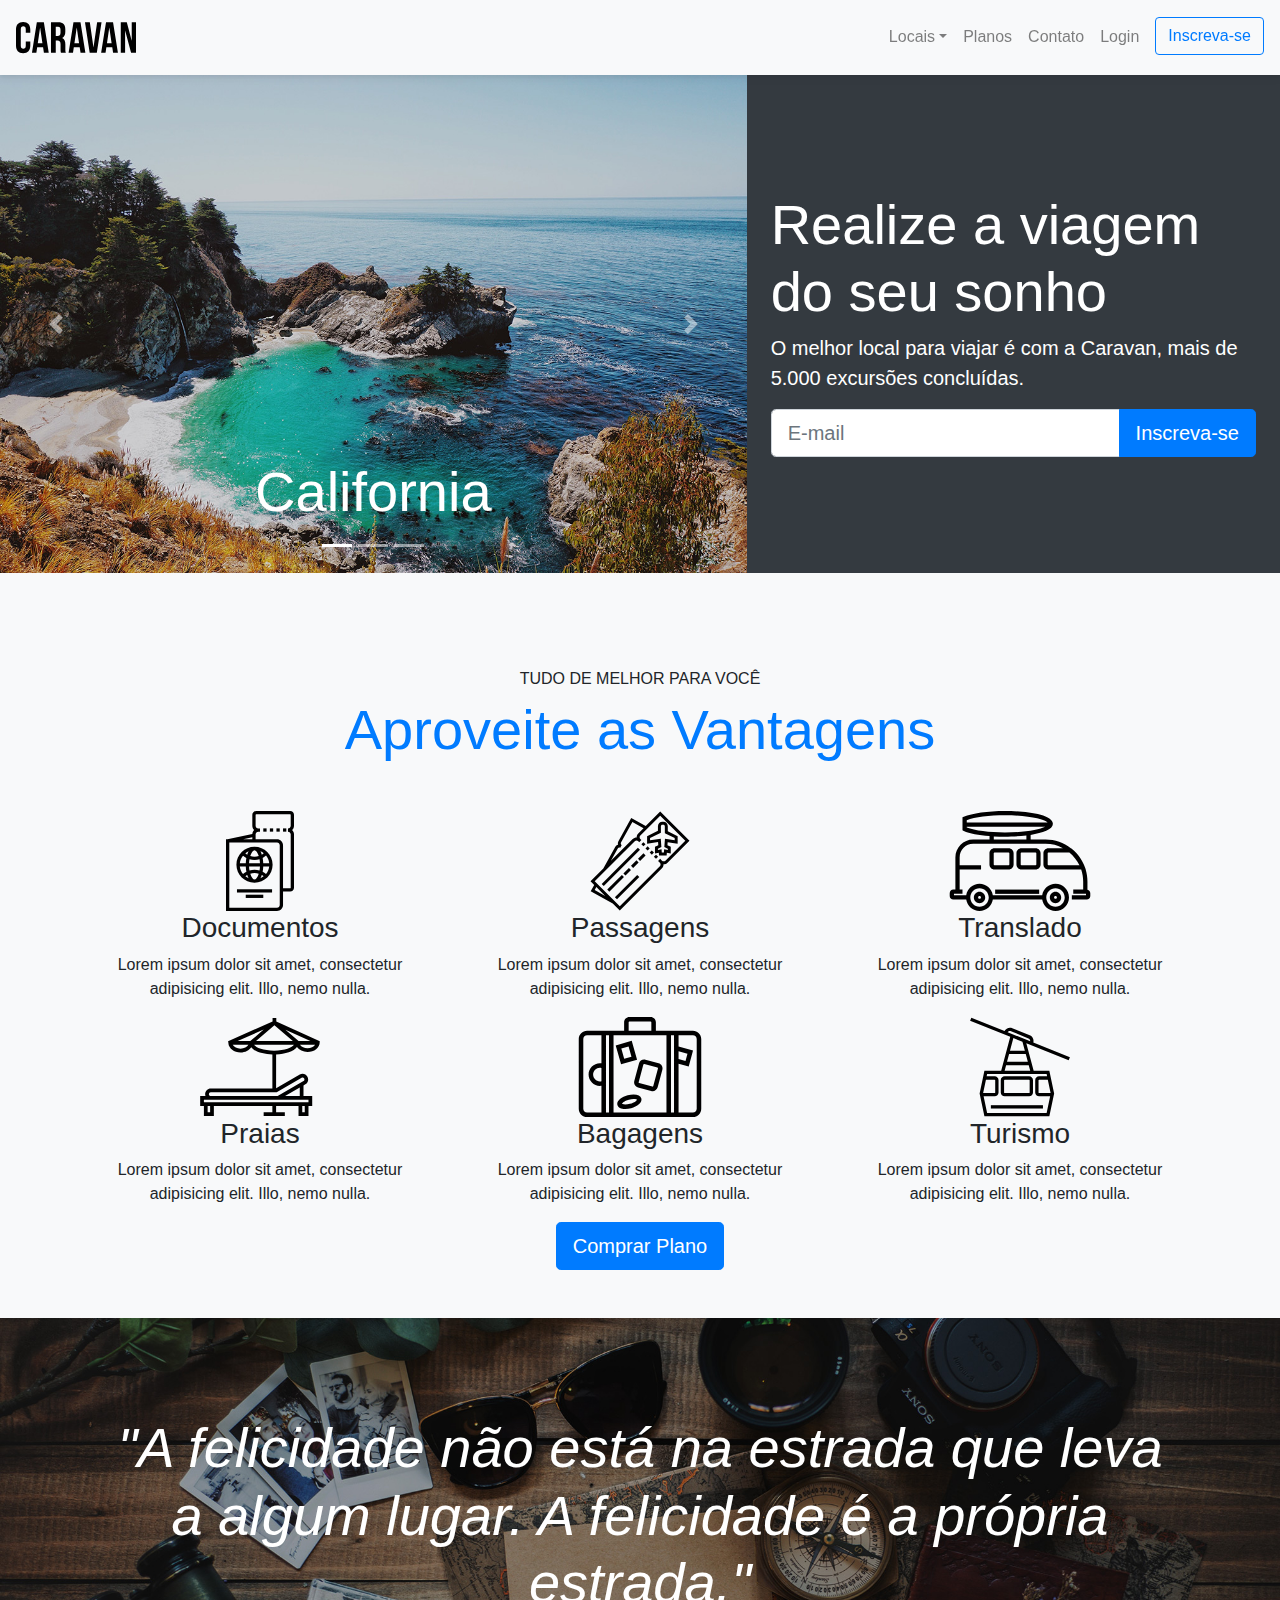
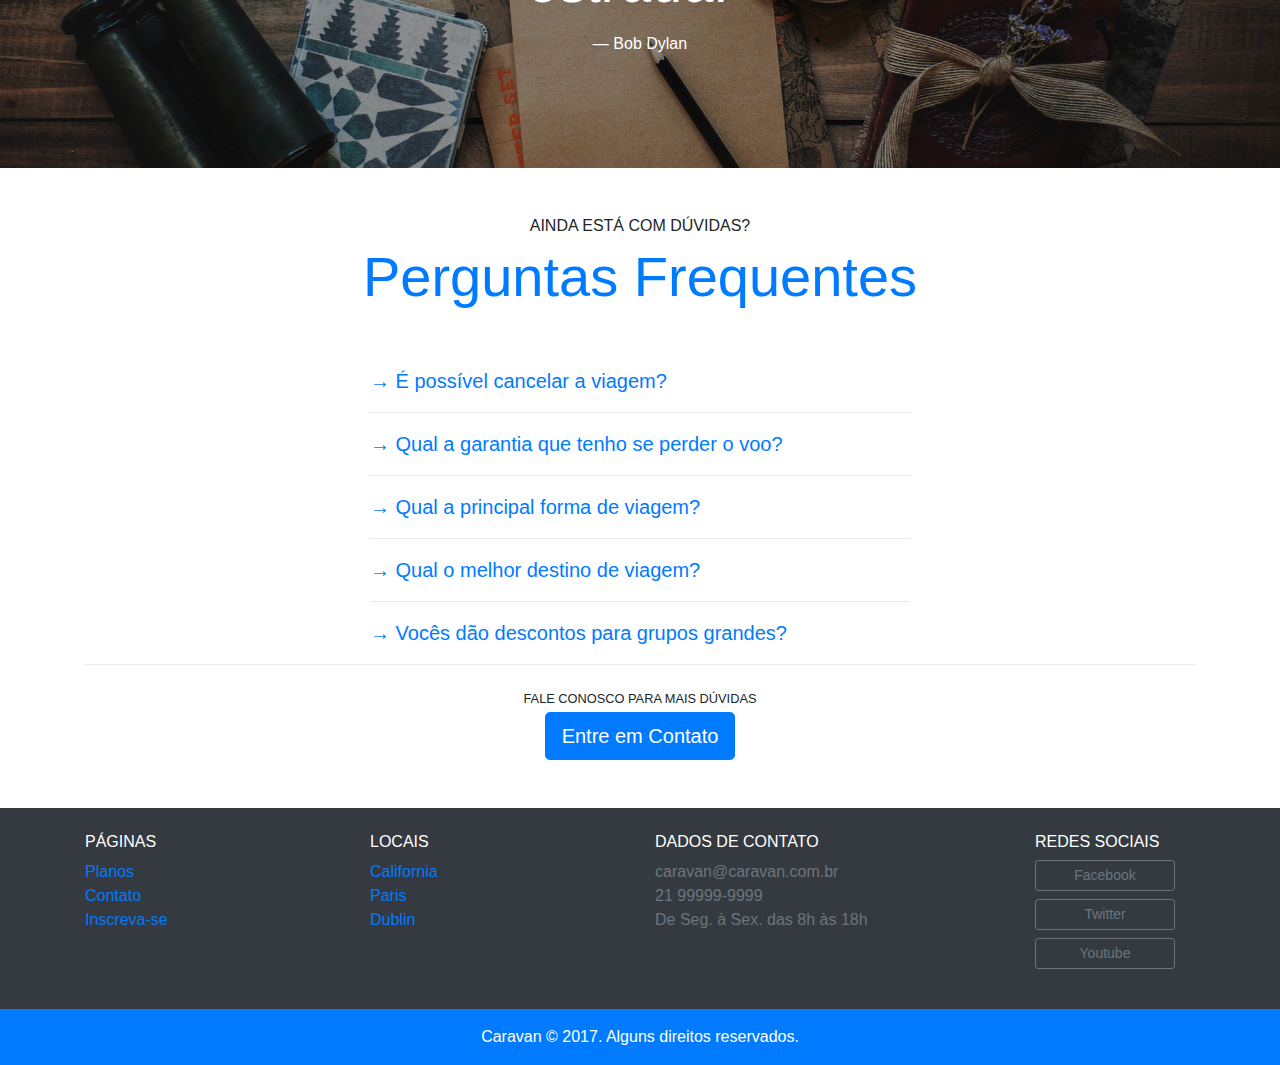
<file: index.html>
<!DOCTYPE html>
<html lang="pt-br">
<head>
    <meta charset="UTF-8">
    <meta name="viewport" content="width=device-width, initial-scale=1.0">
    <title>Caravan</title>
    <link rel="stylesheet" href="https://stackpath.bootstrapcdn.com/bootstrap/4.4.1/css/bootstrap.min.css" integrity="sha384-Vkoo8x4CGsO3+Hhxv8T/Q5PaXtkKtu6ug5TOeNV6gBiFeWPGFN9MuhOf23Q9Ifjh" crossorigin="anonymous">
    <link rel="stylesheet" href="css/style.css">
</head>
<body>
    <div class="modal fade" id="modalLogin" tabindex="-1" role="dialog" aria-labelledby="modalLoginTitle" aria-hidden="true">
        <div class="modal-dialog modal-dialog-centered" role="document">
        <div class="modal-content">
            <div class="modal-header">
            <h5 class="modal-title" id="modalLoginTitle">Entre na Sua Conta</h5>
            <button type="button" class="close" data-dismiss="modal" aria-label="Close">
                <span aria-hidden="true">&times;</span>
            </button>
            </div>
            <div class="modal-body">
                <form>
                    <div class="form-group">
                      <label for="loginEmail">E-mail</label>
                      <input type="email" class="form-control" id="loginEmail">
                    </div>
                    <div class="form-group">
                      <label for="loginPassword">Senha</label>
                      <input type="password" class="form-control" id="loginPassword">
                    </div>
                    <button type="submit" class="btn btn-primary">Entrar na Conta</button>
                    <small class="form-text text-muted">Esqueceu sua senha?<a href="#">Clique aqui</a>.</small>
                  </form>
            </div>
        </div>
        </div>
    </div>
    <nav class="navbar navbar-expand-md navbar-light bg-light fixed-top py-3 box-shadow">
        <a href="index.html" class="navbar-brand">
          <img src="img/caravan.svg" alt="Caravan">
        </a>
        <button class="navbar-toggler" type="button" data-toggle="collapse" data-target="#navbarSupportedContent" aria-controls="navbarSupportedContent" aria-expanded="false" aria-label="Toggle navigation">
          <span class="navbar-toggler-icon"></span>
        </button>
        <div class="collapse navbar-collapse" id="navbarSupportedContent">
            <ul class="navbar-nav ml-auto">
                <li class="nav-item dropdown">
                  <a class="nav-link dropdown-toggle" href="#" id="navbarDropdown" role="button" data-toggle="dropdown" aria-haspopup="true" aria-expanded="false">Locais</a>
                  <div class="dropdown-menu" aria-labelledby="navbarDropdown">
                    <a class="dropdown-item" href="local.html">California</a>
                    <a class="dropdown-item" href="local.html">Paris</a>
                    <a class="dropdown-item" href="local.html">Dublin</a>
                  </div>
                </li>
                <li class="nav-item">
                  <a class="nav-link" href="planos.html">Planos</a>
                </li>
                <li class="nav-item">
                  <a class="nav-link" href="contato.html">Contato</a>
                </li>
                <li class="nav-item">
                  <a class="nav-link" href="#" data-toggle="modal" data-target="#modalLogin">Login</a>
                </li>
                <li class="nav-item">
                  <a class="btn btn-outline-primary ml-md-2" href="inscricao.html">Inscreva-se</a>
                </li>
              </ul>
        </div>
    </nav>
    <section class="container-fluid">
        <div class="row bg-dark text-white">
            <div class="col-lg-7 p-0">
                <div id="carouselCities" class="carousel slide" data-ride="carousel">
                    <ol class="carousel-indicators">
                      <li data-target="#carouselCities" data-slide-to="0" class="active"></li>
                      <li data-target="#carouselCities" data-slide-to="1"></li>
                      <li data-target="#carouselCities" data-slide-to="2"></li>
                    </ol>
                    <div class="carousel-inner">
                      <div class="carousel-item active">
                        <img class="d-block w-100" src="img/california.jpg" alt="California">
                        <div class="carousel-caption">
                            <h3 class="display-4">California</h3>
                        </div>
                      </div>
                      <div class="carousel-item">
                        <img class="d-block w-100" src="img/paris.jpg" alt="Paris">
                        <div class="carousel-caption">
                            <h3 class="display-4">Paris</h3>
                        </div>
                      </div>
                      <div class="carousel-item">
                        <img class="d-block w-100" src="img/dublin.jpg" alt="Dublin">
                        <div class="carousel-caption">
                            <h3 class="display-4">Dublin</h3>
                        </div>
                      </div>
                    </div>
                    <a class="carousel-control-prev" href="#carouselCities" role="button" data-slide="prev">
                      <span class="carousel-control-prev-icon" aria-hidden="true"></span>
                      <span class="sr-only">Previous</span>
                    </a>
                    <a class="carousel-control-next" href="#carouselCities" role="button" data-slide="next">
                      <span class="carousel-control-next-icon" aria-hidden="true"></span>
                      <span class="sr-only">Next</span>
                    </a>
                  </div>
            </div>
            <div class="col-lg-5 p-4 align-self-center">
                <h1 class="display-4">Realize a viagem do seu sonho</h1>
                <p class="lead">O melhor local para viajar é com a Caravan, mais de 5.000 excursões concluídas.</p>
                <form>
                    <div class="input-group input-group-lg">
                        <input type="text" class="form-control" placeholder="E-mail" aria-label="E-mail">
                        <span class="input-group-append">
                            <button class="btn btn-primary" type="button">Inscreva-se</button>
                        </span>
                    </div>
                </form>
            </div>
        </div>
    </section>
    <section class="py-5 bg-light text-center">
        <div class="container">
            <div class="my-5">
                <span class="h6 d-block">TUDO DE MELHOR PARA VOCÊ</span>
                <h2 class="display-4 text-primary">Aproveite as Vantagens</h2>
            </div>
            <div class="row">
                <div class="col-xl-4 col-md-6">
                    <div class="icone d-flex justify-content-center">
                        <img src="img/icones/passaporte.svg" alt="Passaporte">
                    </div>
                    <h3>Documentos</h3>
                    <p>Lorem ipsum dolor sit amet, consectetur adipisicing elit. Illo, nemo nulla.</p>
                </div>
                <div class="col-xl-4 col-md-6">
                    <div class="icone d-flex justify-content-center">
                        <img src="img/icones/passagens.svg" alt="Passagens">
                    </div>
                    <h3>Passagens</h3>
                    <p>Lorem ipsum dolor sit amet, consectetur adipisicing elit. Illo, nemo nulla.</p>
                </div>
                <div class="col-xl-4 col-md-6">
                    <div class="icone d-flex justify-content-center">
                        <img src="img/icones/translado.svg" alt="Translado">
                    </div>
                    <h3>Translado</h3>
                    <p>Lorem ipsum dolor sit amet, consectetur adipisicing elit. Illo, nemo nulla.</p>
                </div>
                <div class="col-xl-4 col-md-6">
                    <div class="icone d-flex justify-content-center">
                        <img src="img/icones/praias.svg" alt="Praias">
                    </div>
                    <h3>Praias</h3>
                    <p>Lorem ipsum dolor sit amet, consectetur adipisicing elit. Illo, nemo nulla.</p>
                </div>
                <div class="col-xl-4 col-md-6">
                    <div class="icone d-flex justify-content-center">
                        <img src="img/icones/bagagens.svg" alt="Bagagens">
                    </div>
                    <h3>Bagagens</h3>
                    <p>Lorem ipsum dolor sit amet, consectetur adipisicing elit. Illo, nemo nulla.</p>
                </div>
                <div class="col-xl-4 col-md-6">
                    <div class="icone d-flex justify-content-center">
                        <img src="img/icones/turismo.svg" alt="Turismo">
                    </div>
                    <h3>Turismo</h3>
                    <p>Lorem ipsum dolor sit amet, consectetur adipisicing elit. Illo, nemo nulla.</p>
                </div>
            </div>
            <a class="btn btn-primary btn-lg mt-" href="planos.html">Comprar Plano</a>
        </div>
    </section>
    <section id="home-quote" class="p-md-5">
        <blockquote class="blockquote text-center text-white p-md-5 p-3">
            <p class="display-4"><em>"A felicidade não está na estrada que leva a algum lugar. A felicidade é a própria estrada."</em></p>
            <footer class="blockquote-footer text-white">Bob Dylan</footer>
        </blockquote>
    </section>
    <section class="container">
        <div class="my-5 text-center">
            <span class="h6 d-block">AINDA ESTÁ COM DÚVIDAS?</span>
            <h2 class="display-4 text-primary">Perguntas Frequentes</h2>
        </div>
        <div class="row justify-content-center">
            <div class="col-md-6" id="commonQuestions">
                <div class="question py-2">
                    <a class="lead" data-toggle="collapse" href="#question1" aria-expanded="false" aria-controls="question1">→ É possível cancelar a viagem?</a>
                    <div id="question1" class="collapse" data-parent="#commonQuestions" role="tabpanel">
                        <p>Lorem ipsum dolor sit amet, consectetur adipiscing elit. Sed pretium lorem non vestibulum scelerisque. Proin a vestibulum sem, eget tristique massa. Aliquam lacinia rhoncus nibh quis ornare.</p>
                    </div>
                </div>
                <div class="dropdown-divider"></div>
                <div class="question py-2">
                    <a class="lead" data-toggle="collapse" href="#question2" aria-expanded="false" aria-controls="question2">→ Qual a garantia que tenho se perder o voo?</a>
                    <div id="question2" class="collapse" data-parent="#commonQuestions" role="tabpanel">
                        <p>Lorem ipsum dolor sit amet, consectetur adipiscing elit. Sed pretium lorem non vestibulum scelerisque. Proin a vestibulum sem, eget tristique massa. Aliquam lacinia rhoncus nibh quis ornare.</p>
                    </div>
                </div>
                <div class="dropdown-divider"></div>
                <div class="question py-2">
                    <a class="lead" data-toggle="collapse"  href="#question3" aria-expanded="false" aria-controls="question3">→ Qual a principal forma de viagem?</a>
                    <div id="question3" class="collapse" data-parent="#commonQuestions" role="tabpanel">
                        <p>Lorem ipsum dolor sit amet, consectetur adipiscing elit. Sed pretium lorem non vestibulum scelerisque. Proin a vestibulum sem, eget tristique massa. Aliquam lacinia rhoncus nibh quis ornare.</p>
                    </div>
                </div>
                <div class="dropdown-divider"></div>
                <div class="question py-2">
                    <a class="lead" data-toggle="collapse" href="#question4" aria-expanded="false" aria-controls="question4">→ Qual o melhor destino de viagem?</a>
                    <div id="question4" class="collapse" data-parent="#commonQuestions" role="tabpanel">
                        <p>Lorem ipsum dolor sit amet, consectetur adipiscing elit. Sed pretium lorem non vestibulum scelerisque. Proin a vestibulum sem, eget tristique massa. Aliquam lacinia rhoncus nibh quis ornare.</p>
                    </div>
                </div>
                <div class="dropdown-divider"></div>
                <div class="question py-2">
                    <a class="lead" data-toggle="collapse" href="#question5" aria-expanded="false" aria-controls="question5">→ Vocês dão descontos para grupos grandes?</a>
                    <div id="question5" class="collapse" data-parent="#commonQuestions"  role="tabpanel">
                        <p>Lorem ipsum dolor sit amet, consectetur adipiscing elit. Sed pretium lorem non vestibulum scelerisque. Proin a vestibulum sem, eget tristique massa. Aliquam lacinia rhoncus nibh quis ornare.</p>
                    </div>
                </div>
            </div>
        </div>
        <div class="dropdown-divider"></div>
        <div class="text-center my-4">
            <p class="small m-1">FALE CONOSCO PARA MAIS DÚVIDAS</p>
            <a class="btn btn-primary btn-lg" href="contato.html">Entre em Contato</a>
        </div>
    </section>
    <footer class="bg-dark text-white mt-5">
        <div class="container py-4">
            <div class="row">
                <div class="pages col-md-3 col-6">
                    <h4 class="h6">PÁGINAS</h4>
                    <ul class="list-unstyled">
                        <li><a href="planos.html">Planos</a></li>
                        <li><a href="contato.html">Contato</a></li>
                        <li><a href="inscricao.html">Inscreva-se</a></li>
                    </ul>
                </div>
                <div class="locations col-md-3 col-6">
                    <h4 class="h6">LOCAIS</h4>
                    <ul class="list-unstyled">
                        <li><a href="local.html">California</a></li>
                        <li><a href="local.html">Paris</a></li>
                        <li><a href="local.html">Dublin</a></li>
                    </ul>
                </div>
                <div class="contact col-md-4">
                    <h4 class="h6">DADOS DE CONTATO</h4>
                    <ul class="list-unstyled text-secondary">
                        <li>caravan@caravan.com.br</li>
                        <li>21 99999-9999</li>
                        <li>De Seg. à Sex. das 8h às 18h</li>
                    </ul>
                </div>
                <div class="social col-md-2">
                    <h4 class="h6">REDES SOCIAIS</h4>
                        <ul class="list-unstyled text-secondary">
                            <li><a class="btn btn-outline-secondary btn-sm btn-block mb-2" href="#">Facebook</a></li>
                            <li><a class="btn btn-outline-secondary btn-sm btn-block mb-2" href="#">Twitter</a></li>
                            <li><a class="btn btn-outline-secondary btn-sm btn-block mb-2" href="#">Youtube</a></li>
                        </ul>
                </div>
            </div>
        </div>
        <div class="bg-primary text-center py-3">
            <p class="mb-0">Caravan © 2017. Alguns direitos reservados.</p>
        </div>
    </footer>
    <script src="https://code.jquery.com/jquery-3.4.1.slim.min.js" integrity="sha384-J6qa4849blE2+poT4WnyKhv5vZF5SrPo0iEjwBvKU7imGFAV0wwj1yYfoRSJoZ+n" crossorigin="anonymous"></script>
    <script src="https://cdn.jsdelivr.net/npm/popper.js@1.16.0/dist/umd/popper.min.js" integrity="sha384-Q6E9RHvbIyZFJoft+2mJbHaEWldlvI9IOYy5n3zV9zzTtmI3UksdQRVvoxMfooAo" crossorigin="anonymous"></script>
    <script src="https://stackpath.bootstrapcdn.com/bootstrap/4.4.1/js/bootstrap.min.js" integrity="sha384-wfSDF2E50Y2D1uUdj0O3uMBJnjuUD4Ih7YwaYd1iqfktj0Uod8GCExl3Og8ifwB6" crossorigin="anonymous"></script>
    <script type="text/javascript" src="js/script.js"></script>
</body>
</html>
</file>
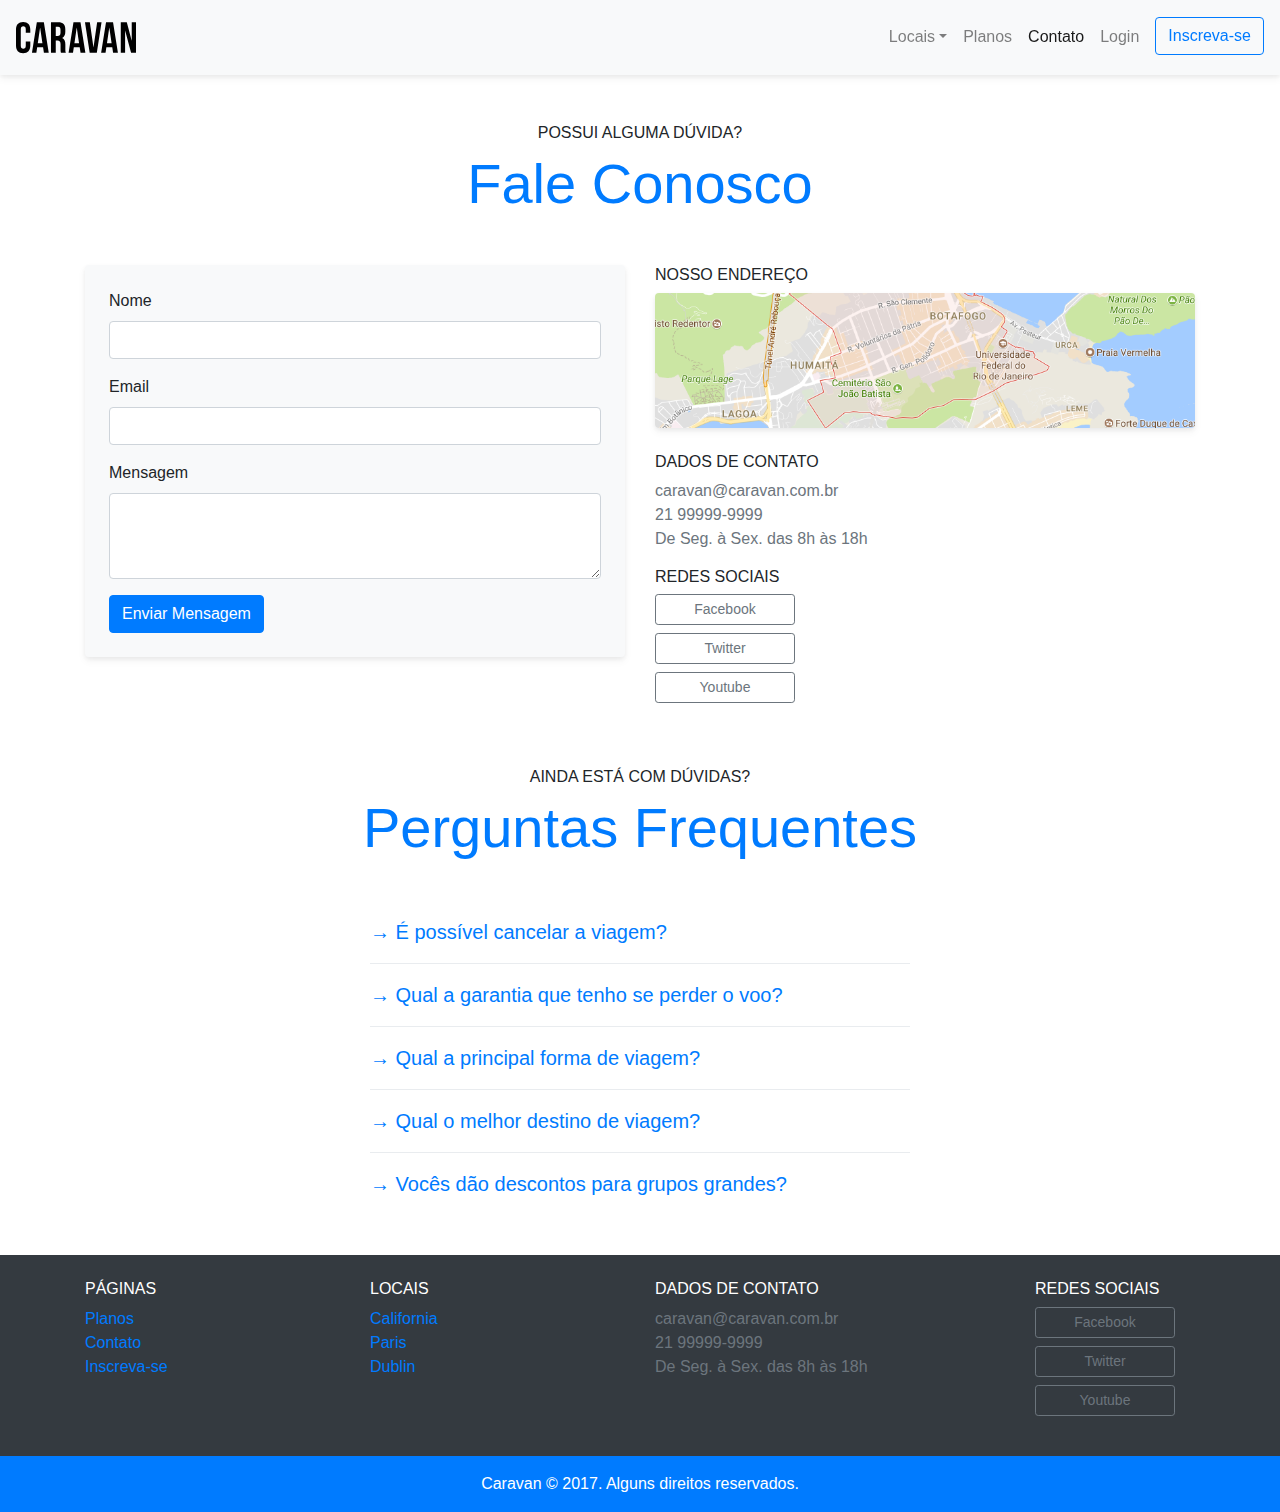
<file: contato.html>
<!DOCTYPE html>
<html lang="pt-br">
<head>
    <meta charset="UTF-8">
    <meta name="viewport" content="width=device-width, initial-scale=1.0">
    <title>Caravan - Contato</title>
    <link rel="stylesheet" href="https://stackpath.bootstrapcdn.com/bootstrap/4.4.1/css/bootstrap.min.css" integrity="sha384-Vkoo8x4CGsO3+Hhxv8T/Q5PaXtkKtu6ug5TOeNV6gBiFeWPGFN9MuhOf23Q9Ifjh" crossorigin="anonymous">
    <link rel="stylesheet" href="css/style.css">
</head>
<body>
    <div class="modal fade" id="modalLogin" tabindex="-1" role="dialog" aria-labelledby="modalLoginTitle" aria-hidden="true">
        <div class="modal-dialog modal-dialog-centered" role="document">
        <div class="modal-content">
            <div class="modal-header">
            <h5 class="modal-title" id="modalLoginTitle">Entre na Sua Conta</h5>
            <button type="button" class="close" data-dismiss="modal" aria-label="Close">
                <span aria-hidden="true">&times;</span>
            </button>
            </div>
            <div class="modal-body">
                <form>
                    <div class="form-group">
                      <label for="loginEmail">E-mail</label>
                      <input type="email" class="form-control" id="loginEmail">
                    </div>
                    <div class="form-group">
                      <label for="loginPassword">Senha</label>
                      <input type="password" class="form-control" id="loginPassword">
                    </div>
                    <button type="submit" class="btn btn-primary">Entrar na Conta</button>
                    <small class="form-text text-muted">Esqueceu sua senha?<a href="#">Clique aqui</a>.</small>
                  </form>
            </div>
        </div>
        </div>
    </div>
    <nav class="navbar navbar-expand-md navbar-light bg-light fixed-top py-3 box-shadow">
        <a href="index.html" class="navbar-brand">
          <img src="img/caravan.svg" alt="Caravan">
        </a>
        <button class="navbar-toggler" type="button" data-toggle="collapse" data-target="#navbarSupportedContent" aria-controls="navbarSupportedContent" aria-expanded="false" aria-label="Toggle navigation">
          <span class="navbar-toggler-icon"></span>
        </button>
        <div class="collapse navbar-collapse" id="navbarSupportedContent">
            <ul class="navbar-nav ml-auto">
                <li class="nav-item dropdown">
                  <a class="nav-link dropdown-toggle" href="#" id="navbarDropdown" role="button" data-toggle="dropdown" aria-haspopup="true" aria-expanded="false">Locais</a>
                  <div class="dropdown-menu" aria-labelledby="navbarDropdown">
                    <a class="dropdown-item" href="local.html">California</a>
                    <a class="dropdown-item" href="local.html">Paris</a>
                    <a class="dropdown-item" href="local.html">Dublin</a>
                  </div>
                </li>
                <li class="nav-item">
                  <a class="nav-link" href="planos.html">Planos</a>
                </li>
                <li class="nav-item">
                  <a class="nav-link active" href="contato.html">Contato</a>
                </li>
                <li class="nav-item">
                  <a class="nav-link" href="#" data-toggle="modal" data-target="#modalLogin">Login</a>
                </li>
                <li class="nav-item">
                  <a class="btn btn-outline-primary ml-md-2" href="inscricao.html">Inscreva-se</a>
                </li>
              </ul>
        </div>
    </nav>
    <section class="container">
        <div class="my-5 text-center">
            <span class="h6 d-block">POSSUI ALGUMA DÚVIDA?</span>
            <h1 class="display-4 text-primary">Fale Conosco</h1>
        </div>
        <div class="row">
            <div class="col-lg mb-5">
                <form class="bg-light rounded p-4 box-shadow">
                    <div class="form-group">
                        <label for="customerName">Nome</label>
                        <input type="text" class="form-control" id="customerEmail">
                    </div>
                    <div class="form-group">
                        <label for="customerEmail">Email</label>
                        <input type="email" class="form-control" id="customerEmail">
                    </div>
                    <div class="form-group">
                        <label for="customerMessage">Mensagem</label>
                        <textarea class="form-control" id="customerMessage" rows="3"></textarea>
                    </div>
                    <button type="submit" class="btn btn-primary">Enviar Mensagem</button>
                </form>
            </div>
            <div class="col-lg">
                <h2 class="h6">NOSSO ENDEREÇO</h2>
                <a href="#"><img class="img-fluid box-shadow rounded mb-4" src="img/mapa.png" alt="Endereço da Empresa no Mapa"></a>
                <h2 class="h6">DADOS DE CONTATO</h2>
                <ul class="list-unstyled text-secondary">
                    <li>caravan@caravan.com.br</li>
                    <li>21 99999-9999</li>
                    <li>De Seg. à Sex. das 8h às 18h</li>
                </ul>
                <h2 class="h6">REDES SOCIAIS</h2>
                <ul class="social list-unstyled text-secondary">
                    <li><a class="btn btn-outline-secondary btn-sm btn-block mb-2" href="#">Facebook</a></li>
                    <li><a class="btn btn-outline-secondary btn-sm btn-block mb-2" href="#">Twitter</a></li>
                    <li><a class="btn btn-outline-secondary btn-sm btn-block mb-2" href="#">Youtube</a></li>
                </ul>
            </div>
        </div>
    </section>
    <section class="container">
        <div class="my-5 text-center">
            <span class="h6 d-block">AINDA ESTÁ COM DÚVIDAS?</span>
            <h2 class="display-4 text-primary">Perguntas Frequentes</h2>
        </div>
        <div class="row justify-content-center">
            <div class="col-md-6" id="commonQuestions">
                <div class="question py-2">
                    <a class="lead" data-toggle="collapse" href="#question1" aria-expanded="false" aria-controls="question1">→ É possível cancelar a viagem?</a>
                    <div id="question1" class="collapse" data-parent="#commonQuestions" role="tabpanel">
                        <p>Lorem ipsum dolor sit amet, consectetur adipiscing elit. Sed pretium lorem non vestibulum scelerisque. Proin a vestibulum sem, eget tristique massa. Aliquam lacinia rhoncus nibh quis ornare.</p>
                    </div>
                </div>
                <div class="dropdown-divider"></div>
                <div class="question py-2">
                    <a class="lead" data-toggle="collapse" href="#question2" aria-expanded="false" aria-controls="question2">→ Qual a garantia que tenho se perder o voo?</a>
                    <div id="question2" class="collapse" data-parent="#commonQuestions" role="tabpanel">
                        <p>Lorem ipsum dolor sit amet, consectetur adipiscing elit. Sed pretium lorem non vestibulum scelerisque. Proin a vestibulum sem, eget tristique massa. Aliquam lacinia rhoncus nibh quis ornare.</p>
                    </div>
                </div>
                <div class="dropdown-divider"></div>
                <div class="question py-2">
                    <a class="lead" data-toggle="collapse"  href="#question3" aria-expanded="false" aria-controls="question3">→ Qual a principal forma de viagem?</a>
                    <div id="question3" class="collapse" data-parent="#commonQuestions" role="tabpanel">
                        <p>Lorem ipsum dolor sit amet, consectetur adipiscing elit. Sed pretium lorem non vestibulum scelerisque. Proin a vestibulum sem, eget tristique massa. Aliquam lacinia rhoncus nibh quis ornare.</p>
                    </div>
                </div>
                <div class="dropdown-divider"></div>
                <div class="question py-2">
                    <a class="lead" data-toggle="collapse" href="#question4" aria-expanded="false" aria-controls="question4">→ Qual o melhor destino de viagem?</a>
                    <div id="question4" class="collapse" data-parent="#commonQuestions" role="tabpanel">
                        <p>Lorem ipsum dolor sit amet, consectetur adipiscing elit. Sed pretium lorem non vestibulum scelerisque. Proin a vestibulum sem, eget tristique massa. Aliquam lacinia rhoncus nibh quis ornare.</p>
                    </div>
                </div>
                <div class="dropdown-divider"></div>
                <div class="question py-2">
                    <a class="lead" data-toggle="collapse" href="#question5" aria-expanded="false" aria-controls="question5">→ Vocês dão descontos para grupos grandes?</a>
                    <div id="question5" class="collapse" data-parent="#commonQuestions"  role="tabpanel">
                        <p>Lorem ipsum dolor sit amet, consectetur adipiscing elit. Sed pretium lorem non vestibulum scelerisque. Proin a vestibulum sem, eget tristique massa. Aliquam lacinia rhoncus nibh quis ornare.</p>
                    </div>
                </div>
            </div>
        </div>
    </section>
    <footer class="bg-dark text-white mt-5">
        <div class="container py-4">
            <div class="row">
                <div class="pages col-md-3 col-6">
                    <h4 class="h6">PÁGINAS</h4>
                    <ul class="list-unstyled">
                        <li><a href="planos.html">Planos</a></li>
                        <li><a href="contato.html">Contato</a></li>
                        <li><a href="inscricao.html">Inscreva-se</a></li>
                    </ul>
                </div>
                <div class="locations col-md-3 col-6">
                    <h4 class="h6">LOCAIS</h4>
                    <ul class="list-unstyled">
                        <li><a href="local.html">California</a></li>
                        <li><a href="local.html">Paris</a></li>
                        <li><a href="local.html">Dublin</a></li>
                    </ul>
                </div>
                <div class="contact col-md-4">
                    <h4 class="h6">DADOS DE CONTATO</h4>
                    <ul class="list-unstyled text-secondary">
                        <li>caravan@caravan.com.br</li>
                        <li>21 99999-9999</li>
                        <li>De Seg. à Sex. das 8h às 18h</li>
                    </ul>
                </div>
                <div class="social col-md-2">
                    <h4 class="h6">REDES SOCIAIS</h4>
                        <ul class="list-unstyled text-secondary">
                            <li><a class="btn btn-outline-secondary btn-sm btn-block mb-2" href="#">Facebook</a></li>
                            <li><a class="btn btn-outline-secondary btn-sm btn-block mb-2" href="#">Twitter</a></li>
                            <li><a class="btn btn-outline-secondary btn-sm btn-block mb-2" href="#">Youtube</a></li>
                        </ul>
                </div>
            </div>
        </div>
        <div class="bg-primary text-center py-3">
            <p class="mb-0">Caravan © 2017. Alguns direitos reservados.</p>
        </div>
    </footer>
    <script src="https://code.jquery.com/jquery-3.4.1.slim.min.js" integrity="sha384-J6qa4849blE2+poT4WnyKhv5vZF5SrPo0iEjwBvKU7imGFAV0wwj1yYfoRSJoZ+n" crossorigin="anonymous"></script>
    <script src="https://cdn.jsdelivr.net/npm/popper.js@1.16.0/dist/umd/popper.min.js" integrity="sha384-Q6E9RHvbIyZFJoft+2mJbHaEWldlvI9IOYy5n3zV9zzTtmI3UksdQRVvoxMfooAo" crossorigin="anonymous"></script>
    <script src="https://stackpath.bootstrapcdn.com/bootstrap/4.4.1/js/bootstrap.min.js" integrity="sha384-wfSDF2E50Y2D1uUdj0O3uMBJnjuUD4Ih7YwaYd1iqfktj0Uod8GCExl3Og8ifwB6" crossorigin="anonymous"></script>
    <script type="text/javascript" src="js/script.js"></script>
</body>
</html>
</file>
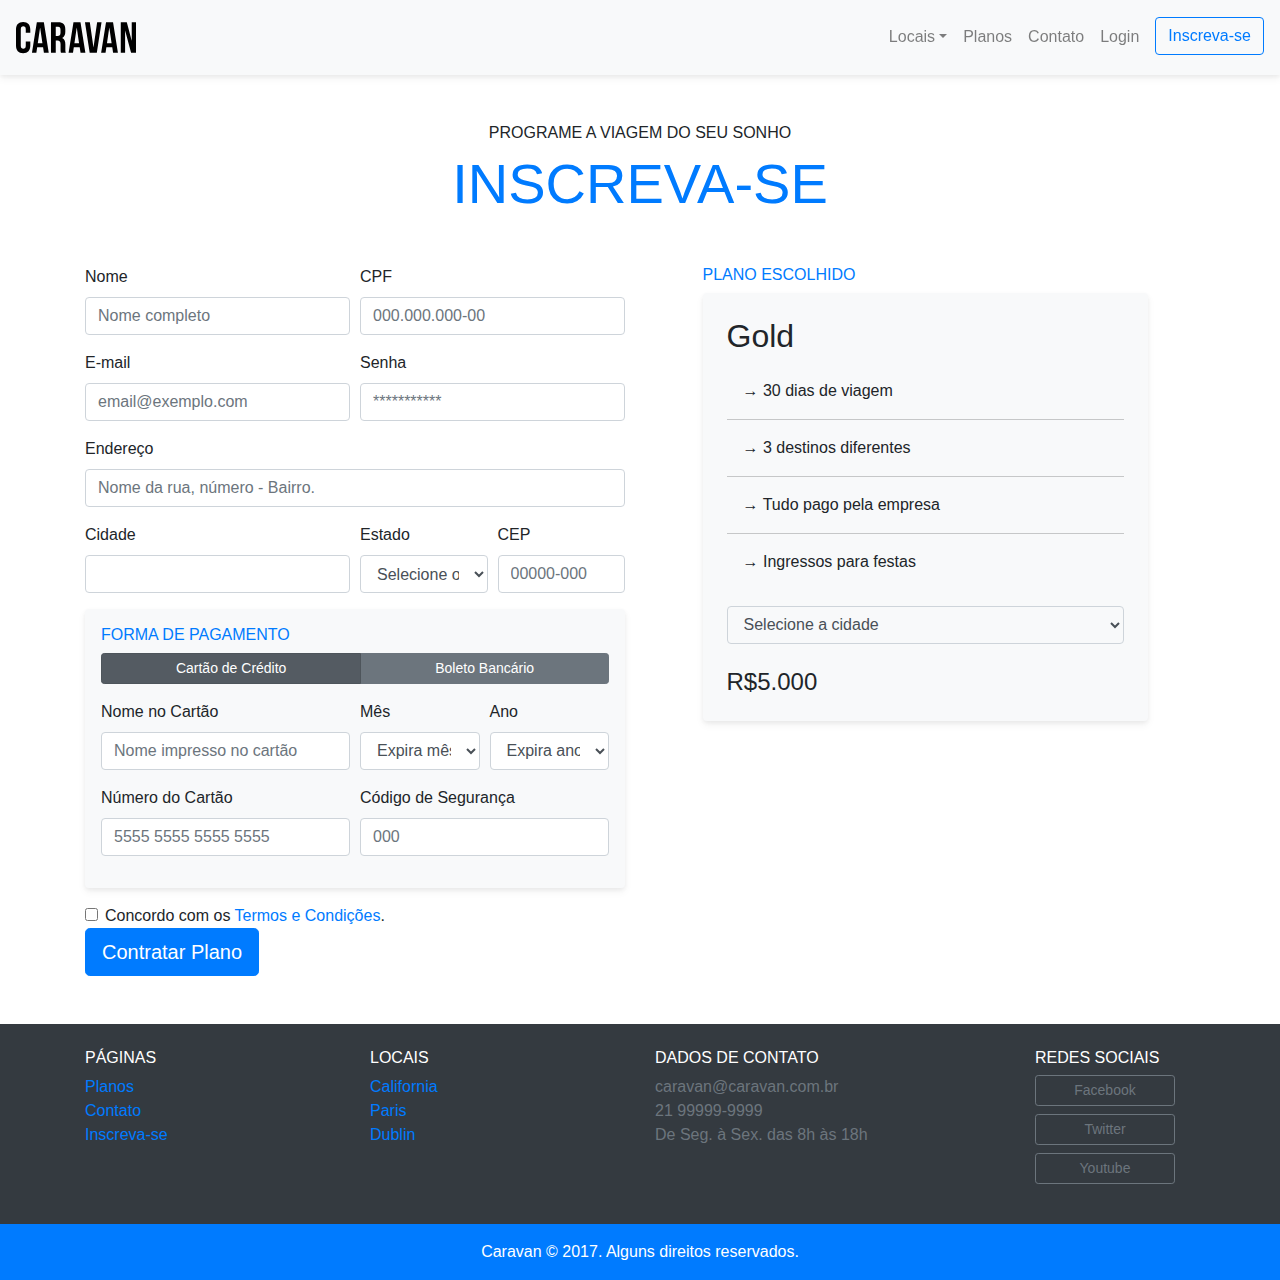
<file: inscricao.html>
<!DOCTYPE html>
<html lang="pt-br">
<head>
    <meta charset="UTF-8">
    <meta name="viewport" content="width=device-width, initial-scale=1.0">
    <title>Caravan - Contato</title>
    <link rel="stylesheet" href="https://stackpath.bootstrapcdn.com/bootstrap/4.4.1/css/bootstrap.min.css" integrity="sha384-Vkoo8x4CGsO3+Hhxv8T/Q5PaXtkKtu6ug5TOeNV6gBiFeWPGFN9MuhOf23Q9Ifjh" crossorigin="anonymous">
    <link rel="stylesheet" href="css/style.css">
</head>
<body>
    <div class="modal fade" id="modalLogin" tabindex="-1" role="dialog" aria-labelledby="modalLoginTitle" aria-hidden="true">
        <div class="modal-dialog modal-dialog-centered" role="document">
        <div class="modal-content">
            <div class="modal-header">
            <h5 class="modal-title" id="modalLoginTitle">Entre na Sua Conta</h5>
            <button type="button" class="close" data-dismiss="modal" aria-label="Close">
                <span aria-hidden="true">&times;</span>
            </button>
            </div>
            <div class="modal-body">
                <form>
                    <div class="form-group">
                      <label for="loginEmail">E-mail</label>
                      <input type="email" class="form-control" id="loginEmail">
                    </div>
                    <div class="form-group">
                      <label for="loginPassword">Senha</label>
                      <input type="password" class="form-control" id="loginPassword">
                    </div>
                    <button type="submit" class="btn btn-primary">Entrar na Conta</button>
                    <small class="form-text text-muted">Esqueceu sua senha?<a href="#">Clique aqui</a>.</small>
                  </form>
            </div>
        </div>
        </div>
    </div>
    <nav class="navbar navbar-expand-md navbar-light bg-light fixed-top py-3 box-shadow">
        <a href="index.html" class="navbar-brand">
          <img src="img/caravan.svg" alt="Caravan">
        </a>
        <button class="navbar-toggler" type="button" data-toggle="collapse" data-target="#navbarSupportedContent" aria-controls="navbarSupportedContent" aria-expanded="false" aria-label="Toggle navigation">
          <span class="navbar-toggler-icon"></span>
        </button>
        <div class="collapse navbar-collapse" id="navbarSupportedContent">
            <ul class="navbar-nav ml-auto">
                <li class="nav-item dropdown">
                  <a class="nav-link dropdown-toggle" href="#" id="navbarDropdown" role="button" data-toggle="dropdown" aria-haspopup="true" aria-expanded="false">Locais</a>
                  <div class="dropdown-menu" aria-labelledby="navbarDropdown">
                    <a class="dropdown-item" href="local.html">California</a>
                    <a class="dropdown-item" href="local.html">Paris</a>
                    <a class="dropdown-item" href="local.html">Dublin</a>
                  </div>
                </li>
                <li class="nav-item">
                  <a class="nav-link" href="planos.html">Planos</a>
                </li>
                <li class="nav-item">
                  <a class="nav-link" href="contato.html">Contato</a>
                </li>
                <li class="nav-item">
                  <a class="nav-link" href="#" data-toggle="modal" data-target="#modalLogin">Login</a>
                </li>
                <li class="nav-item active">
                  <a class="btn btn-outline-primary ml-md-2" href="inscricao.html">Inscreva-se</a>
                </li>
              </ul>
        </div>
    </nav>
    <section class="container">
        <div class="my-5 text-center">
            <span class="h6 d-block">PROGRAME A VIAGEM DO SEU SONHO</span>
            <h1 class="display-4 text-primary">INSCREVA-SE</h1>
        </div>
        <div class="row">
            <form class="col-lg-6">
                <div class="form-row">
                    <div class="form-group col-md-6">
                        <label for="inputName">Nome</label>
                        <input type="text" class="form-control" id="inputName" placeholder="Nome completo">
                    </div>
                    <div class="form-group col-md-6">
                        <label for="inputCPF">CPF</label>
                        <input type="text" class="form-control" id="inputCPF" placeholder="000.000.000-00">
                    </div>
                    <div class="form-group col-md-6">
                        <label for="inputEmail">E-mail</label>
                        <input type="email" class="form-control" id="inputEmail" placeholder="email@exemplo.com">
                    </div>
                    <div class="form-group col-md-6">
                        <label for="inputPassword">Senha</label>
                        <input type="password" class="form-control" id="inputPassword" placeholder="***********">
                    </div>
                    <div class="form-group col-12">
                        <label for="inputAddress">Endereço</label>
                        <input type="text" class="form-control" id="inputAddress" placeholder="Nome da rua, número - Bairro.">
                    </div>
                    <div class="form-group col-md-6">
                        <label for="inputCity">Cidade</label>
                        <input type="text" class="form-control" id="inputCity">
                    </div>
                    <div class="form-group col-md-3 col-6">
                        <label for="inputState">Estado</label>
                        <select id="inputState" class="form-control">
                            <option>Selecione o Estado</option>
                            <option>Rio de Janeiro</option>
                            <option>São Paulo</option>
                            <option>Paraná</option>
                            <option>Ceará</option>
                            <option>Acre</option>
                        </select>
                    </div>
                    <div class="form-group col-md-3 col-6">
                        <label for="inputCEP">CEP</label>
                        <input type="text" class="form-control" id="inputCEP" placeholder="00000-000">
                    </div>
                </div>
                <div class="bg-light rounded box-shadow p-3 form-group">
                    <h2 class="h6 text-primary">FORMA DE PAGAMENTO</h2>
                    <nav class="nav btn-group mb-3" id="formPayment" role="tablist">
                        <button type="button" class="btn btn-secondary active btn-sm" id="nav-card-tab" data-toggle="tab" href="#nav-card" role="tab" aria-controls="nav-card" aria-selected="true">Cartão de Crédito</button>
                        <button type="button" class="btn btn-secondary btn-sm" id="nav-bankSlip-tab" data-toggle="tab" href="#nav-bankSlip" role="tab" aria-controls="nav-bankSlip" aria-selected="false">Boleto Bancário</button>
                    </nav>
                    <div class="tab-content" id="formaPagamentoConteudo">
                        <div class="tab-pane fade show active" id="nav-card" role="tabpanel" aria-labelledby="nav-card-tab">
                            <div class="form-row">
                                <div class="form-group col-md-6">
                                    <label for="inputNameCard">Nome no Cartão</label>
                                    <input type="text" class="form-control" id="inputNameCard" placeholder="Nome impresso no cartão">
                                </div>
                                <div class="form-group col-md-3 col-6">
                                    <label for="inputMonth">Mês</label>
                                    <select id="inputMonth" class="form-control">
                                        <option>Expira mês...</option>
                                        <option>01</option>
                                        <option>02</option>
                                        <option>03</option>
                                        <option>04</option>
                                        <option>05</option>
                                    </select>
                                </div>
                                <div class="form-group col-md-3 col-6">
                                    <label for="inputYear">Ano</label>
                                    <select id="inputYear" class="form-control">
                                        <option>Expira ano...</option>
                                        <option>2017</option>
                                        <option>2018</option>
                                        <option>2019</option>
                                    </select>
                                </div>
                                <div class="form-group col-md-6">
                                    <label for="inputNumberCard">Número do Cartão</label>
                                    <input type="text" class="form-control" id="inputNumberCard" placeholder="5555 5555 5555 5555">
                                </div>
                                <div class="form-group col-md-6">
                                    <label for="inputCode">Código de Segurança</label>
                                    <input type="text" class="form-control" id="inputCode" placeholder="000">
                                </div>
                            </div>
                        </div>
                        <div class="tab-pane fade" id="nav-bankSlip" role="tabpanel" aria-labelledby="nav-bankSlip-tab">
                            <p class="lead">Clique em contratar plano que enviaremos um boleto para o seu e-mail.</p>
                        </div>
                    </div>
                </div>
                <div class="form-check">
                    <input type="checkbox" class="form-check-input" id="exampleCheck1">
                    <label class="form-check-label" for="exampleCheck1">Concordo com os <a href="#">Termos e Condições</a>.</label>
                  </div>
                  <button type="submit" class="btn btn-primary btn-lg">Contratar Plano </button>
            </form>
            <div class="col-lg-5 mx-auto order-first order-lg-1 mb-5">
                <h2 class="h6 text-primary">PLANO ESCOLHIDO</h2>
                <div class="bg-light rounded p-4 box-shadow">
                    <h2>Gold</h2>
                    <ul class="flat-list list-unstyled">
                        <li>→ 30 dias de viagem</li>
                        <li>→ 3 destinos diferentes</li>
                        <li>→ Tudo pago pela empresa</li>
                        <li>→ Ingressos para festas</li>
                    </ul>
                    <form>
                        <div class="form-group">
                          <select class="form-control bg-light" id="inputCities">
                            <option>Selecione a cidade</option>
                            <option>California</option>
                            <option>Paris</option>
                            <option>Dublin/option>
                          </select>
                        </div>
                    </form>
                    <div class="row mt-4">
                        <div class="col">
                            <span class="h4">R$5.000</span>
                        </div>
                    </div>
                </div>
            </div>
        </div>
    </section>
    <footer class="bg-dark text-white mt-5">
        <div class="container py-4">
            <div class="row">
                <div class="pages col-md-3 col-6">
                    <h4 class="h6">PÁGINAS</h4>
                    <ul class="list-unstyled">
                        <li><a href="planos.html">Planos</a></li>
                        <li><a href="contato.html">Contato</a></li>
                        <li><a href="inscricao.html">Inscreva-se</a></li>
                    </ul>
                </div>
                <div class="locations col-md-3 col-6">
                    <h4 class="h6">LOCAIS</h4>
                    <ul class="list-unstyled">
                        <li><a href="local.html">California</a></li>
                        <li><a href="local.html">Paris</a></li>
                        <li><a href="local.html">Dublin</a></li>
                    </ul>
                </div>
                <div class="contact col-md-4">
                    <h4 class="h6">DADOS DE CONTATO</h4>
                    <ul class="list-unstyled text-secondary">
                        <li>caravan@caravan.com.br</li>
                        <li>21 99999-9999</li>
                        <li>De Seg. à Sex. das 8h às 18h</li>
                    </ul>
                </div>
                <div class="social col-md-2">
                    <h4 class="h6">REDES SOCIAIS</h4>
                        <ul class="list-unstyled text-secondary">
                            <li><a class="btn btn-outline-secondary btn-sm btn-block mb-2" href="#">Facebook</a></li>
                            <li><a class="btn btn-outline-secondary btn-sm btn-block mb-2" href="#">Twitter</a></li>
                            <li><a class="btn btn-outline-secondary btn-sm btn-block mb-2" href="#">Youtube</a></li>
                        </ul>
                </div>
            </div>
        </div>
        <div class="bg-primary text-center py-3">
            <p class="mb-0">Caravan © 2017. Alguns direitos reservados.</p>
        </div>
    </footer>
    <script src="https://code.jquery.com/jquery-3.4.1.slim.min.js" integrity="sha384-J6qa4849blE2+poT4WnyKhv5vZF5SrPo0iEjwBvKU7imGFAV0wwj1yYfoRSJoZ+n" crossorigin="anonymous"></script>
    <script src="https://cdn.jsdelivr.net/npm/popper.js@1.16.0/dist/umd/popper.min.js" integrity="sha384-Q6E9RHvbIyZFJoft+2mJbHaEWldlvI9IOYy5n3zV9zzTtmI3UksdQRVvoxMfooAo" crossorigin="anonymous"></script>
    <script src="https://stackpath.bootstrapcdn.com/bootstrap/4.4.1/js/bootstrap.min.js" integrity="sha384-wfSDF2E50Y2D1uUdj0O3uMBJnjuUD4Ih7YwaYd1iqfktj0Uod8GCExl3Og8ifwB6" crossorigin="anonymous"></script>
    <script type="text/javascript" src="js/script.js"></script>
</body>
</html>
</file>
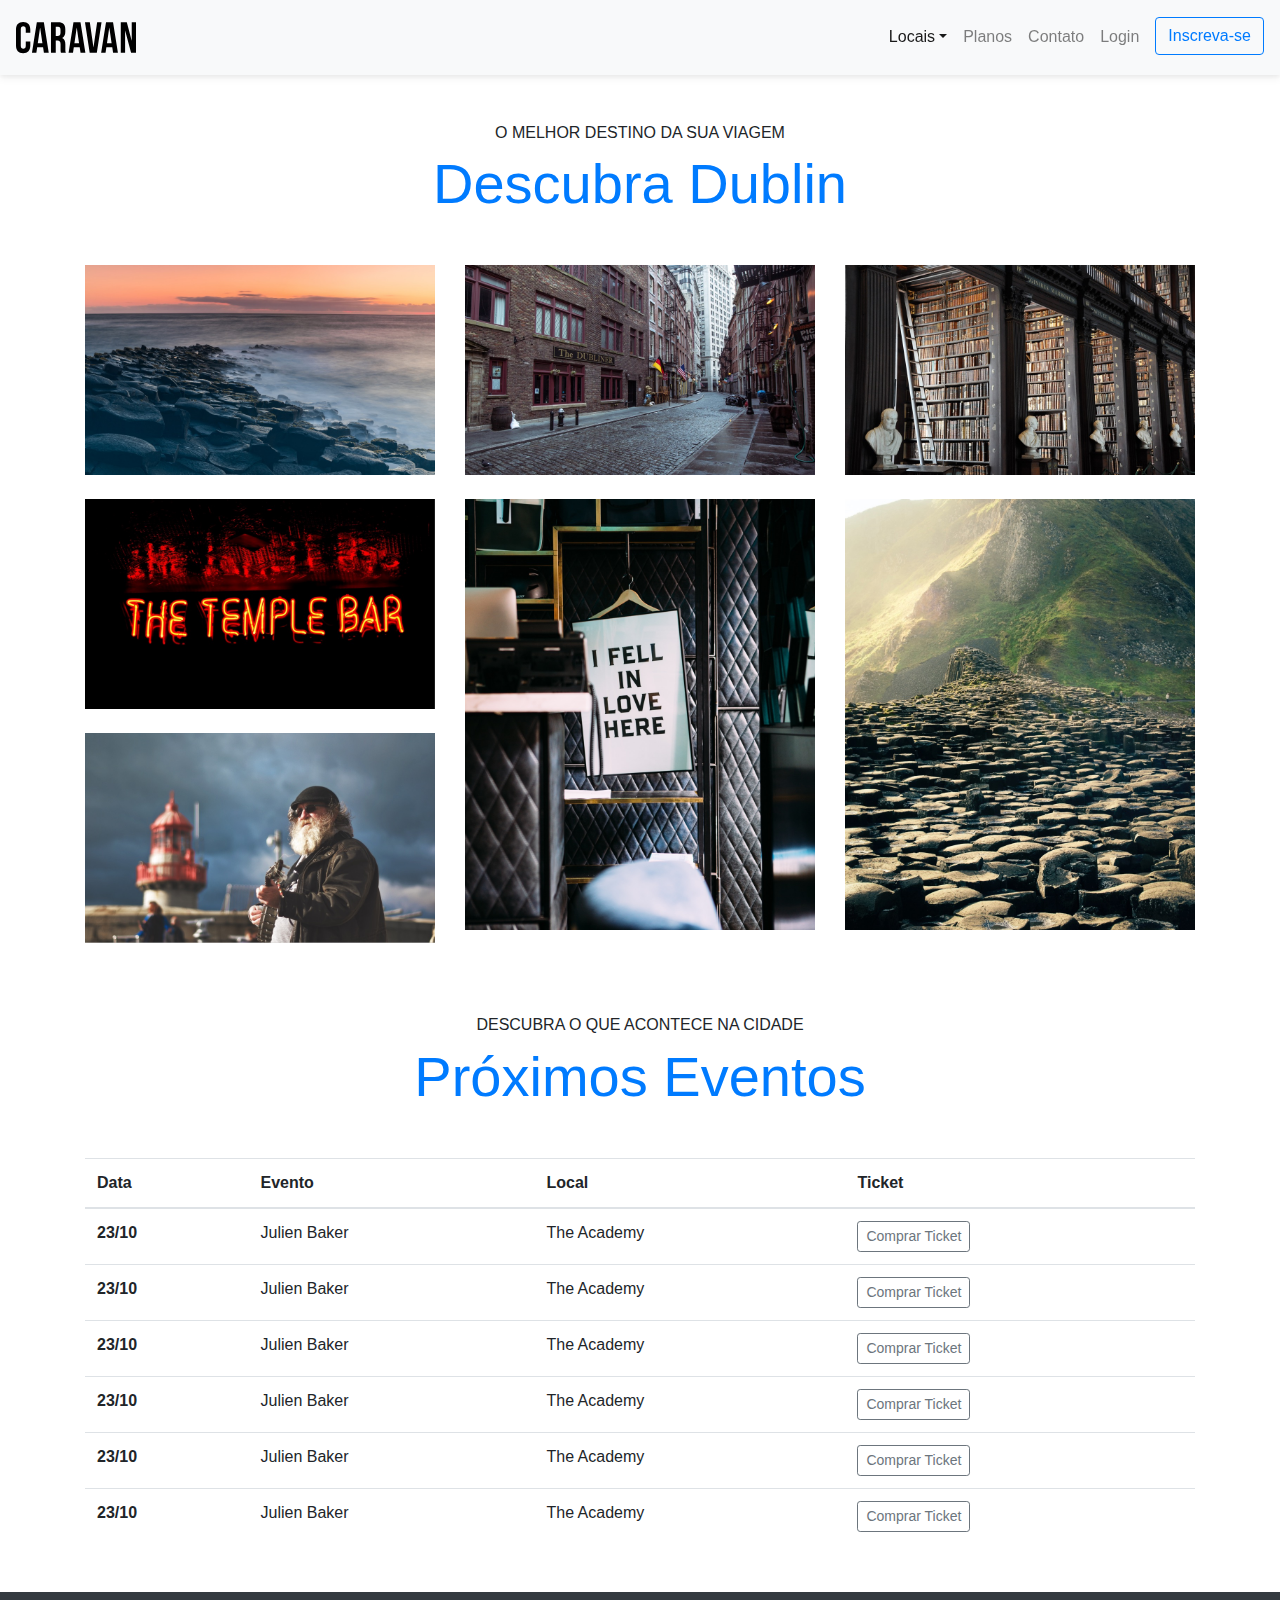
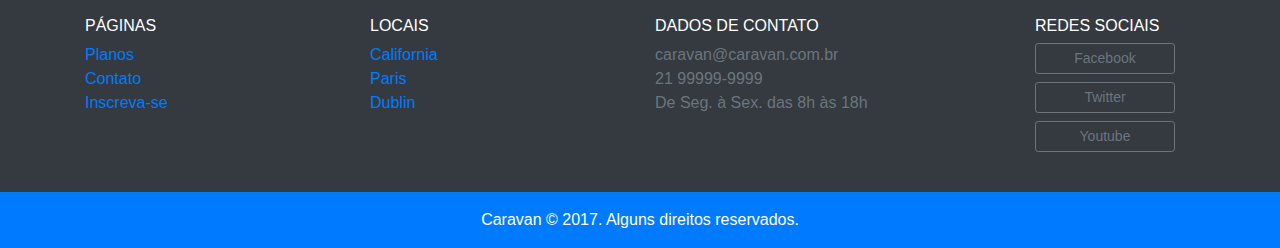
<file: local.html>
<!DOCTYPE html>
<html lang="pt-br">
<head>
    <meta charset="UTF-8">
    <meta name="viewport" content="width=device-width, initial-scale=1.0">
    <title>Caravan - Local</title>
    <link rel="stylesheet" href="https://stackpath.bootstrapcdn.com/bootstrap/4.4.1/css/bootstrap.min.css" integrity="sha384-Vkoo8x4CGsO3+Hhxv8T/Q5PaXtkKtu6ug5TOeNV6gBiFeWPGFN9MuhOf23Q9Ifjh" crossorigin="anonymous">
    <link rel="stylesheet" href="css/style.css">
</head>
<body>
    <div class="modal fade" id="modalLogin" tabindex="-1" role="dialog" aria-labelledby="modalLoginTitle" aria-hidden="true">
        <div class="modal-dialog modal-dialog-centered" role="document">
        <div class="modal-content">
            <div class="modal-header">
            <h5 class="modal-title" id="modalLoginTitle">Entre na Sua Conta</h5>
            <button type="button" class="close" data-dismiss="modal" aria-label="Close">
                <span aria-hidden="true">&times;</span>
            </button>
            </div>
            <div class="modal-body">
                <form>
                    <div class="form-group">
                      <label for="loginEmail">E-mail</label>
                      <input type="email" class="form-control" id="loginEmail">
                    </div>
                    <div class="form-group">
                      <label for="loginPassword">Senha</label>
                      <input type="password" class="form-control" id="loginPassword">
                    </div>
                    <button type="submit" class="btn btn-primary">Entrar na Conta</button>
                    <small class="form-text text-muted">Esqueceu sua senha?<a href="#">Clique aqui</a>.</small>
                  </form>
            </div>
        </div>
        </div>
    </div>
    <nav class="navbar navbar-expand-md navbar-light bg-light fixed-top py-3 box-shadow">
        <a href="index.html" class="navbar-brand">
          <img src="img/caravan.svg" alt="Caravan">
        </a>
        <button class="navbar-toggler" type="button" data-toggle="collapse" data-target="#navbarSupportedContent" aria-controls="navbarSupportedContent" aria-expanded="false" aria-label="Toggle navigation">
          <span class="navbar-toggler-icon"></span>
        </button>
        <div class="collapse navbar-collapse" id="navbarSupportedContent">
            <ul class="navbar-nav ml-auto">
                <li class="nav-item dropdown">
                  <a class="nav-link dropdown-toggle active" href="#" id="navbarDropdown" role="button" data-toggle="dropdown" aria-haspopup="true" aria-expanded="false">Locais</a>
                  <div class="dropdown-menu" aria-labelledby="navbarDropdown">
                    <a class="dropdown-item" href="local.html">California</a>
                    <a class="dropdown-item" href="local.html">Paris</a>
                    <a class="dropdown-item" href="local.html">Dublin</a>
                  </div>
                </li>
                <li class="nav-item">
                  <a class="nav-link" href="planos.html">Planos</a>
                </li>
                <li class="nav-item">
                  <a class="nav-link" href="contato.html">Contato</a>
                </li>
                <li class="nav-item">
                  <a class="nav-link" href="#" data-toggle="modal" data-target="#modalLogin">Login</a>
                </li>
                <li class="nav-item">
                  <a class="btn btn-outline-primary ml-md-2" href="inscricao.html">Inscreva-se</a>
                </li>
              </ul>
        </div>
    </nav>
    <section class="container">
        <div class="my-5 text-center">
            <span class="h6 d-block">O MELHOR DESTINO DA SUA VIAGEM</span>
            <h1 class="display-4 text-primary">Descubra Dublin</h1>
        </div>
        <div class="row">
            <div class="col-md">
                <img class="img-fluid mb-4" src="img/local/foto-1.jpg" alt="Foto 1">
                <img class="img-fluid mb-4" src="img/local/foto-2.jpg" alt="Foto 2">
                <img class="img-fluid mb-4" src="img/local/foto-3.jpg" alt="Foto 3">
            </div>
            <div class="col-md">
                <img class="img-fluid mb-4" src="img/local/foto-4.jpg" alt="Foto 4">
                <img class="img-fluid mb-4" src="img/local/foto-5.jpg" alt="Foto 5">
            </div>
            <div class="col-md">
                <img class="img-fluid mb-4" src="img/local/foto-6.jpg" alt="Foto 6">
                <img class="img-fluid mb-4" src="img/local/foto-7.jpg" alt="Foto 7">
            </div>
        </div>
    </section>
    <section class="container">
        <div class="my-5 text-center">
            <span class="h6 d-block">DESCUBRA O QUE ACONTECE NA CIDADE</span>
            <h1 class="display-4 text-primary">Próximos Eventos</h1>
        </div>
        <table class="table table-hover table-responsive-md">
            <thead>
              <tr>
                <th scope="col">Data</th>
                <th scope="col">Evento</th>
                <th scope="col">Local</th>
                <th scope="col">Ticket</th>
              </tr>
            </thead>
            <tbody>
              <tr>
                <th scope="row">23/10</th>
                <td>Julien Baker</td>
                <td>The Academy</td>
                <td><a href="#" class="btn btn-outline-secondary btn-sm">Comprar Ticket</a></td>
              </tr>
              <tr>
                <th scope="row">23/10</th>
                <td>Julien Baker</td>
                <td>The Academy</td>
                <td><a href="#" class="btn btn-outline-secondary btn-sm">Comprar Ticket</a></td>
              </tr>
              <tr>
                <th scope="row">23/10</th>
                <td>Julien Baker</td>
                <td>The Academy</td>
                <td><a href="#" class="btn btn-outline-secondary btn-sm">Comprar Ticket</a></td>
              </tr>
              <tr>
                <th scope="row">23/10</th>
                <td>Julien Baker</td>
                <td>The Academy</td>
                <td><a href="#" class="btn btn-outline-secondary btn-sm">Comprar Ticket</a></td>
              </tr>
              <tr>
                <th scope="row">23/10</th>
                <td>Julien Baker</td>
                <td>The Academy</td>
                <td><a href="#" class="btn btn-outline-secondary btn-sm">Comprar Ticket</a></td>
              </tr>
              <tr>
                <th scope="row">23/10</th>
                <td>Julien Baker</td>
                <td>The Academy</td>
                <td><a href="#" class="btn btn-outline-secondary btn-sm">Comprar Ticket</a></td>
              </tr>
            </tbody>
          </table>
    </section>
    <footer class="bg-dark text-white mt-5">
        <div class="container py-4">
            <div class="row">
                <div class="pages col-md-3 col-6">
                    <h4 class="h6">PÁGINAS</h4>
                    <ul class="list-unstyled">
                        <li><a href="planos.html">Planos</a></li>
                        <li><a href="contato.html">Contato</a></li>
                        <li><a href="inscricao.html">Inscreva-se</a></li>
                    </ul>
                </div>
                <div class="locations col-md-3 col-6">
                    <h4 class="h6">LOCAIS</h4>
                    <ul class="list-unstyled">
                        <li><a href="local.html">California</a></li>
                        <li><a href="local.html">Paris</a></li>
                        <li><a href="local.html">Dublin</a></li>
                    </ul>
                </div>
                <div class="contact col-md-4">
                    <h4 class="h6">DADOS DE CONTATO</h4>
                    <ul class="list-unstyled text-secondary">
                        <li>caravan@caravan.com.br</li>
                        <li>21 99999-9999</li>
                        <li>De Seg. à Sex. das 8h às 18h</li>
                    </ul>
                </div>
                <div class="social col-md-2">
                    <h4 class="h6">REDES SOCIAIS</h4>
                        <ul class="list-unstyled text-secondary">
                            <li><a class="btn btn-outline-secondary btn-sm btn-block mb-2" href="#">Facebook</a></li>
                            <li><a class="btn btn-outline-secondary btn-sm btn-block mb-2" href="#">Twitter</a></li>
                            <li><a class="btn btn-outline-secondary btn-sm btn-block mb-2" href="#">Youtube</a></li>
                        </ul>
                </div>
            </div>
        </div>
        <div class="bg-primary text-center py-3">
            <p class="mb-0">Caravan © 2017. Alguns direitos reservados.</p>
        </div>
    </footer>
    <script src="https://code.jquery.com/jquery-3.4.1.slim.min.js" integrity="sha384-J6qa4849blE2+poT4WnyKhv5vZF5SrPo0iEjwBvKU7imGFAV0wwj1yYfoRSJoZ+n" crossorigin="anonymous"></script>
    <script src="https://cdn.jsdelivr.net/npm/popper.js@1.16.0/dist/umd/popper.min.js" integrity="sha384-Q6E9RHvbIyZFJoft+2mJbHaEWldlvI9IOYy5n3zV9zzTtmI3UksdQRVvoxMfooAo" crossorigin="anonymous"></script>
    <script src="https://stackpath.bootstrapcdn.com/bootstrap/4.4.1/js/bootstrap.min.js" integrity="sha384-wfSDF2E50Y2D1uUdj0O3uMBJnjuUD4Ih7YwaYd1iqfktj0Uod8GCExl3Og8ifwB6" crossorigin="anonymous"></script>
    <script type="text/javascript" src="js/script.js"></script>
</body>
</html>
</file>
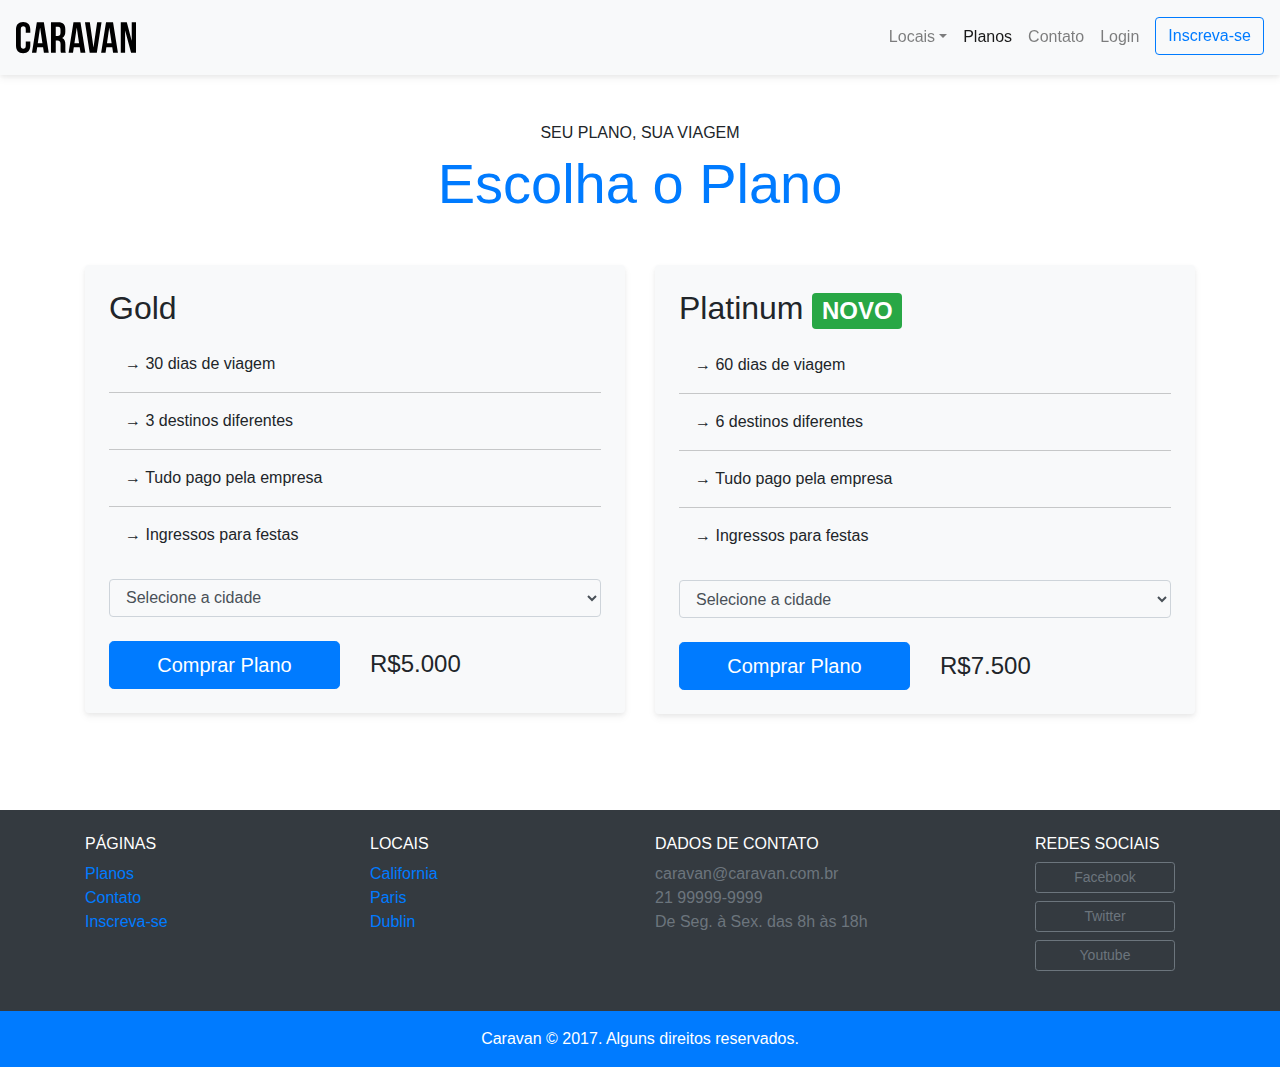
<file: planos.html>
<!DOCTYPE html>
<html lang="pt-br">
<head>
    <meta charset="UTF-8">
    <meta name="viewport" content="width=device-width, initial-scale=1.0">
    <title>Caravan - Planos</title>
    <link rel="stylesheet" href="https://stackpath.bootstrapcdn.com/bootstrap/4.4.1/css/bootstrap.min.css" integrity="sha384-Vkoo8x4CGsO3+Hhxv8T/Q5PaXtkKtu6ug5TOeNV6gBiFeWPGFN9MuhOf23Q9Ifjh" crossorigin="anonymous">
    <link rel="stylesheet" href="css/style.css">
</head>
<body>
    <div class="modal fade" id="modalLogin" tabindex="-1" role="dialog" aria-labelledby="modalLoginTitle" aria-hidden="true">
        <div class="modal-dialog modal-dialog-centered" role="document">
        <div class="modal-content">
            <div class="modal-header">
            <h5 class="modal-title" id="modalLoginTitle">Entre na Sua Conta</h5>
            <button type="button" class="close" data-dismiss="modal" aria-label="Close">
                <span aria-hidden="true">&times;</span>
            </button>
            </div>
            <div class="modal-body">
                <form>
                    <div class="form-group">
                      <label for="loginEmail">E-mail</label>
                      <input type="email" class="form-control" id="loginEmail">
                    </div>
                    <div class="form-group">
                      <label for="loginPassword">Senha</label>
                      <input type="password" class="form-control" id="loginPassword">
                    </div>
                    <button type="submit" class="btn btn-primary">Entrar na Conta</button>
                    <small class="form-text text-muted">Esqueceu sua senha?<a href="#">Clique aqui</a>.</small>
                  </form>
            </div>
        </div>
        </div>
    </div>
    <nav class="navbar navbar-expand-md navbar-light bg-light fixed-top py-3 box-shadow">
        <a href="index.html" class="navbar-brand">
          <img src="img/caravan.svg" alt="Caravan">
        </a>
        <button class="navbar-toggler" type="button" data-toggle="collapse" data-target="#navbarSupportedContent" aria-controls="navbarSupportedContent" aria-expanded="false" aria-label="Toggle navigation">
          <span class="navbar-toggler-icon"></span>
        </button>
        <div class="collapse navbar-collapse" id="navbarSupportedContent">
            <ul class="navbar-nav ml-auto">
                <li class="nav-item dropdown">
                  <a class="nav-link dropdown-toggle" href="#" id="navbarDropdown" role="button" data-toggle="dropdown" aria-haspopup="true" aria-expanded="false">Locais</a>
                  <div class="dropdown-menu" aria-labelledby="navbarDropdown">
                    <a class="dropdown-item" href="local.html">California</a>
                    <a class="dropdown-item" href="local.html">Paris</a>
                    <a class="dropdown-item" href="local.html">Dublin</a>
                  </div>
                </li>
                <li class="nav-item">
                  <a class="nav-link active" href="planos.html">Planos</a>
                </li>
                <li class="nav-item">
                  <a class="nav-link" href="contato.html">Contato</a>
                </li>
                <li class="nav-item">
                  <a class="nav-link" href="#" data-toggle="modal" data-target="#modalLogin">Login</a>
                </li>
                <li class="nav-item">
                  <a class="btn btn-outline-primary ml-md-2" href="inscricao.html">Inscreva-se</a>
                </li>
              </ul>
        </div>
    </nav>
    <section class="container">
        <div class="my-5 text-center">
            <span class="h6 d-block">SEU PLANO, SUA VIAGEM</span>
            <h1 class="display-4 text-primary">Escolha o Plano</h1>
        </div>
        <div class="row">
          <div class="col-md mb-5">
            <div class="bg-light rounded p-4 box-shadow">
              <h2>Gold</h2>
              <ul class="flat-list list-unstyled">
                <li><span data-toggle="tooltip" data-placement="right" title="Isso mesmo, são 30 dias totais de viagem">→ 30 dias de viagem</span></li>
                <li>→ 3 destinos diferentes</li>
                <li>→ Tudo pago pela empresa</li>
                <li>→ Ingressos para festas</li>
              </ul>
              <form>
                <div class="form-group">
                  <select class="form-control bg-light" id="inputCities">
                    <option>Selecione a cidade</option>
                    <option>California</option>
                    <option>Paris</option>
                    <option>Dublin/option>
                  </select>
                </div>
              </form>
              <div class="row align-items-center mt-4">
                <div class="col">
                  <a class="btn btn-primary btn-lg btn-block" href="inscricao.html">Comprar Plano</a>
                </div>
                <div class="col">
                  <span class="h4">R$5.000</span>
                </div>
              </div>
            </div>
          </div>
          <div class="col-md mb-5">
            <div class="bg-light rounded p-4 box-shadow">
              <h2>Platinum <span class="badge badge-success">NOVO</span></h2>
              <ul class="flat-list list-unstyled">
                <li>→ 60 dias de viagem</li>
                <li>→ 6 destinos diferentes</li>
                <li>→ Tudo pago pela empresa</li>
                <li>→ Ingressos para festas</li>
              </ul>
              <form>
                <div class="form-group">
                  <select class="form-control bg-light" id="inputCities">
                    <option>Selecione a cidade</option>
                    <option>California</option>
                    <option>Paris</option>
                    <option>Dublin/option>
                  </select>
                </div>
              </form>
              <div class="row align-items-center mt-4">
                <div class="col">
                  <a class="btn btn-primary btn-lg btn-block" href="inscricao.html">Comprar Plano</a>
                </div>
                <div class="col">
                  <span class="h4">R$7.500</span>
                </div>
              </div>
            </div>
          </div>
        </div>
    </section>
    <footer class="bg-dark text-white mt-5">
        <div class="container py-4">
            <div class="row">
                <div class="pages col-md-3 col-6">
                    <h4 class="h6">PÁGINAS</h4>
                    <ul class="list-unstyled">
                        <li><a href="planos.html">Planos</a></li>
                        <li><a href="contato.html">Contato</a></li>
                        <li><a href="inscricao.html">Inscreva-se</a></li>
                    </ul>
                </div>
                <div class="locations col-md-3 col-6">
                    <h4 class="h6">LOCAIS</h4>
                    <ul class="list-unstyled">
                        <li><a href="local.html">California</a></li>
                        <li><a href="local.html">Paris</a></li>
                        <li><a href="local.html">Dublin</a></li>
                    </ul>
                </div>
                <div class="contact col-md-4">
                    <h4 class="h6">DADOS DE CONTATO</h4>
                    <ul class="list-unstyled text-secondary">
                        <li>caravan@caravan.com.br</li>
                        <li>21 99999-9999</li>
                        <li>De Seg. à Sex. das 8h às 18h</li>
                    </ul>
                </div>
                <div class="social col-md-2">
                    <h4 class="h6">REDES SOCIAIS</h4>
                        <ul class="list-unstyled text-secondary">
                            <li><a class="btn btn-outline-secondary btn-sm btn-block mb-2" href="#">Facebook</a></li>
                            <li><a class="btn btn-outline-secondary btn-sm btn-block mb-2" href="#">Twitter</a></li>
                            <li><a class="btn btn-outline-secondary btn-sm btn-block mb-2" href="#">Youtube</a></li>
                        </ul>
                </div>
            </div>
        </div>
        <div class="bg-primary text-center py-3">
            <p class="mb-0">Caravan © 2017. Alguns direitos reservados.</p>
        </div>
    </footer>
    <script src="https://code.jquery.com/jquery-3.4.1.slim.min.js" integrity="sha384-J6qa4849blE2+poT4WnyKhv5vZF5SrPo0iEjwBvKU7imGFAV0wwj1yYfoRSJoZ+n" crossorigin="anonymous"></script>
    <script src="https://cdn.jsdelivr.net/npm/popper.js@1.16.0/dist/umd/popper.min.js" integrity="sha384-Q6E9RHvbIyZFJoft+2mJbHaEWldlvI9IOYy5n3zV9zzTtmI3UksdQRVvoxMfooAo" crossorigin="anonymous"></script>
    <script src="https://stackpath.bootstrapcdn.com/bootstrap/4.4.1/js/bootstrap.min.js" integrity="sha384-wfSDF2E50Y2D1uUdj0O3uMBJnjuUD4Ih7YwaYd1iqfktj0Uod8GCExl3Og8ifwB6" crossorigin="anonymous"></script>
    <script type="text/javascript" src="js/script.js"></script>
</body>
</html>
</file>
<file: css/style.css>
body {
  padding-top: 75px;
}

.box-shadow {
  box-shadow: 0 2px 4px 0 rgba(0, 0, 0, 0.05), 0 4px 8px 0 rgba(0, 0, 0, 0.05);
}

.icone {
  height: 100px;
}

#home-quote {
  background: url("../img/bg-quote.jpg") center center;
  background-size: cover;
}

@media (max-width: 767px) {
  body {
    padding-top: 0px;
  }

  .fixed-top {
    position: relative;
  }

  #home-quote .display-4 {
    font-size: 2.5rem;
  }
}

.social a {
  max-width: 140px;
}

.flat-list li + li {
  border-top: 1px solid rgba(0, 0, 0, 0.2);
}

.flat-list li {
  padding: 1rem;
}
</file>
